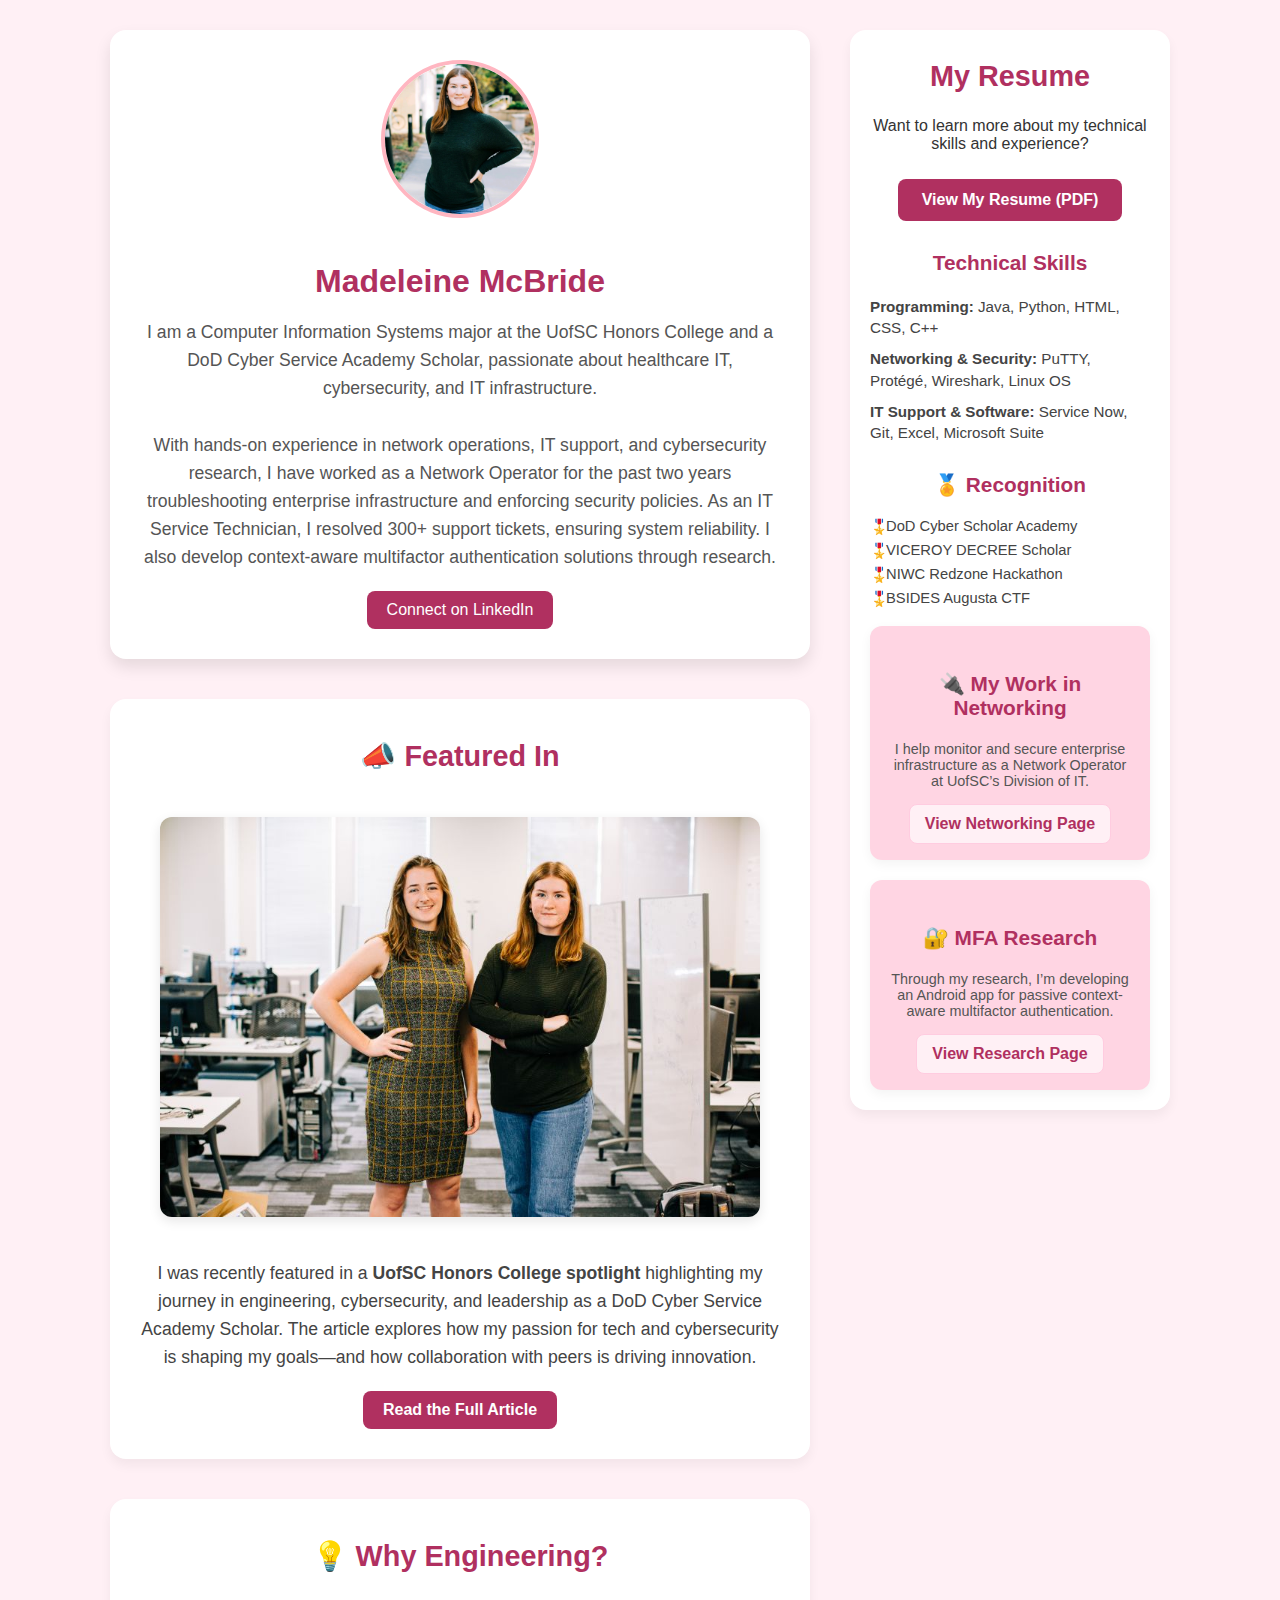
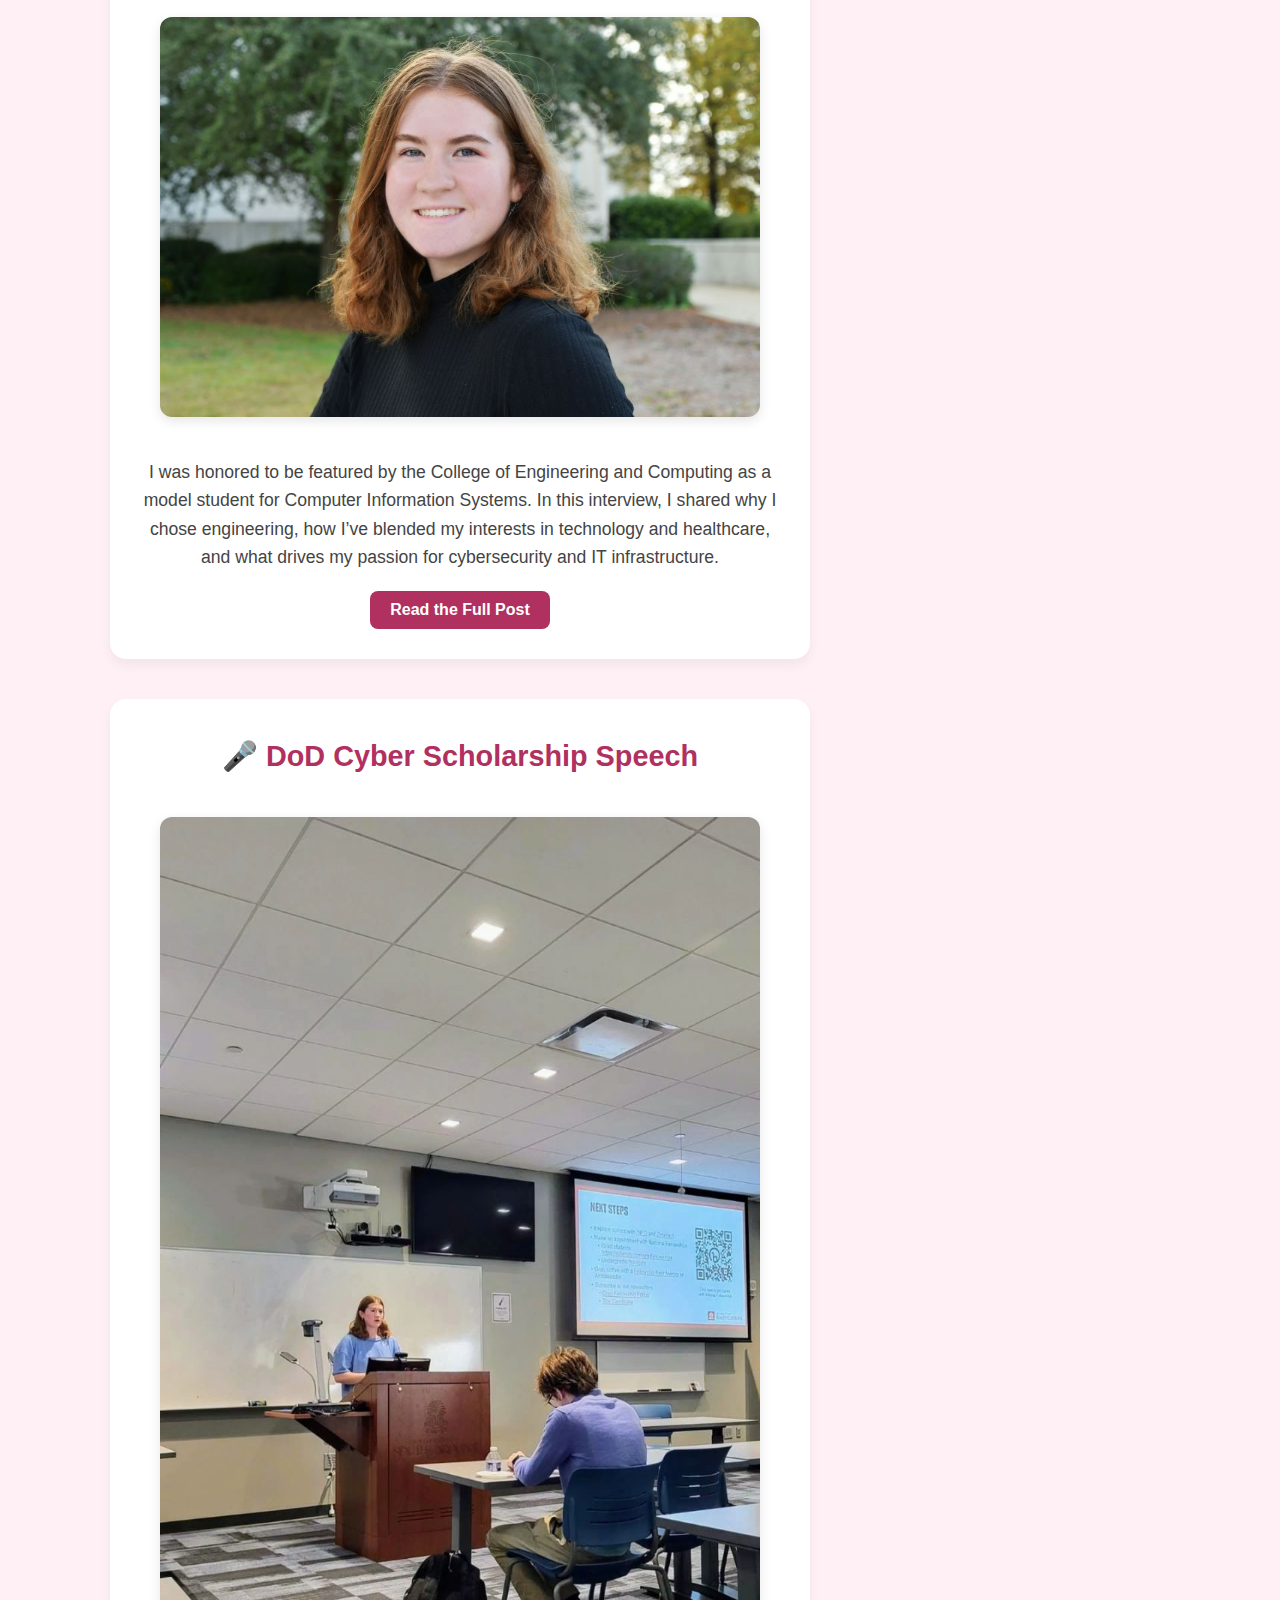
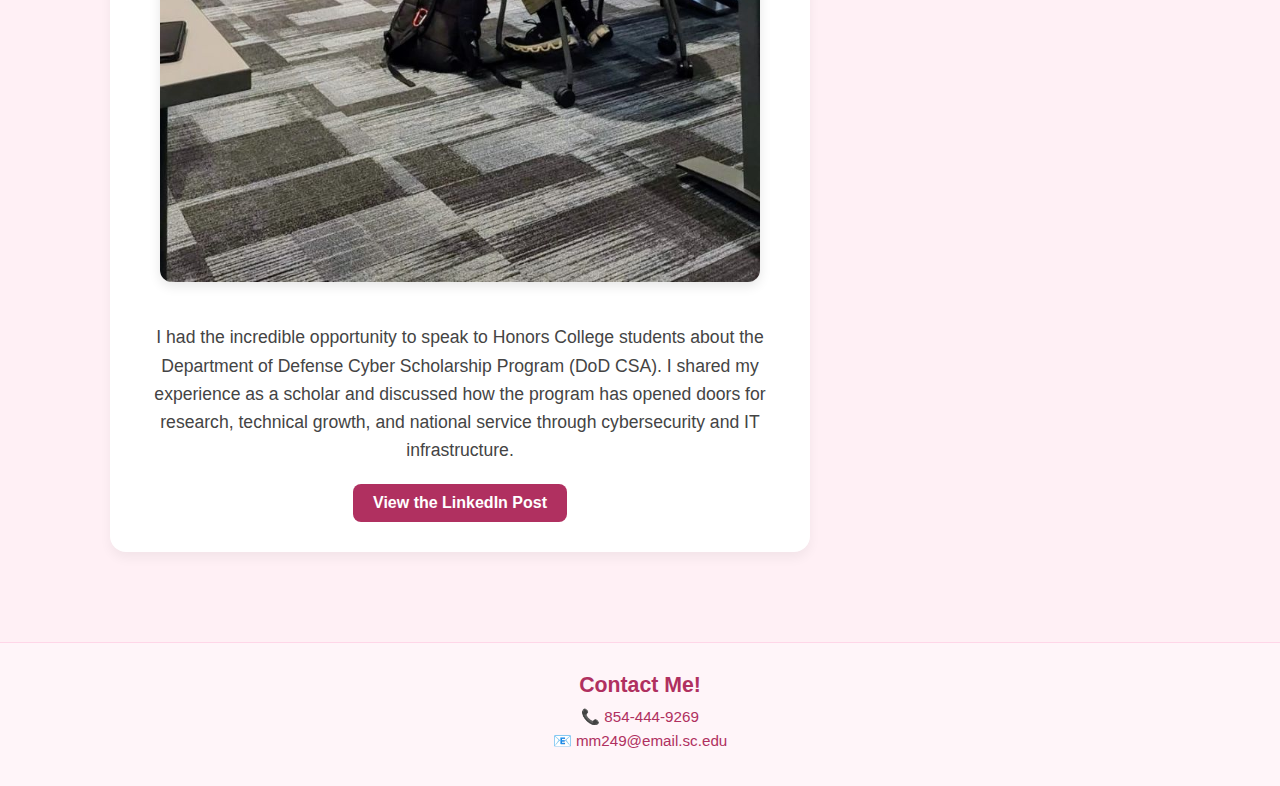
<file: index.html>
<!DOCTYPE html>
<html lang="en">
<head>
  <meta charset="UTF-8" />
  <meta name="viewport" content="width=device-width, initial-scale=1.0"/>
  <title>Madeleine McBride</title>
  <link rel="stylesheet" href="styles.css" />

  <!-- Plausible Analytics-->
  <script defer data-domain="mcmad1325.github.io" src="https://plausible.io/js/script.js"></script>
</head>
<body>
  <div class="main-layout">
    
    <!-- Main Content -->
    <div class="main-content">
      <div class="profile-card">
        <img src="profilepic.jpg" alt="Profile Picture" class="profile-pic" />
        <h1>Madeleine McBride</h1>
        <p class="summary">
          I am a Computer Information Systems major at the UofSC Honors College and a DoD Cyber Service Academy Scholar, passionate about healthcare IT, cybersecurity, and IT infrastructure.
          <br><br>
          With hands-on experience in network operations, IT support, and cybersecurity research, I have worked as a Network Operator for the past two years troubleshooting enterprise infrastructure and enforcing security policies. As an IT Service Technician, I resolved 300+ support tickets, ensuring system reliability. I also develop context-aware multifactor authentication solutions through research.
        </p>
        <a href="https://www.linkedin.com/in/madeleine-mcbride/" target="_blank" class="linkedin-btn">Connect on LinkedIn</a>
      </div>

      <!-- Feature 1 -->
      <div class="featured-section">
        <div class="featured-card">
          <h2 class="section-title">📣 Featured In</h2>
          <img src="me_and_emma_pic.jpg" alt="Madeleine and Emma featured" class="featured-img" />
          <p class="featured-text">
            I was recently featured in a <strong>UofSC Honors College spotlight</strong> highlighting my journey in engineering, cybersecurity, and leadership as a DoD Cyber Service Academy Scholar. The article explores how my passion for tech and cybersecurity is shaping my goals—and how collaboration with peers is driving innovation.
          </p>
          <a href="https://www.linkedin.com/posts/uofsc-south-carolina-honors-college_while-their-paths-to-the-molinaroli-college-ugcPost-7264364624458702851-RMQM" target="_blank" class="read-article-btn">Read the Full Article</a>
        </div>
      </div>

      <!-- Feature 2 -->
      <div class="featured-section">
        <div class="featured-card">
          <h2 class="section-title">💡 Why Engineering?</h2>
          <img src="cis_linkedin.jpg" alt="Why Engineering CIS Interview" class="featured-img" />
          <p class="featured-text">
            I was honored to be featured by the College of Engineering and Computing as a model student for Computer Information Systems. In this interview, I shared why I chose engineering, how I’ve blended my interests in technology and healthcare, and what drives my passion for cybersecurity and IT infrastructure.
          </p>
          <a href="https://www.linkedin.com/posts/uofsc-cec_why-engineering-madeleine-mcbride-27-computer-activity-7138621619245109248-5Rj5" target="_blank" class="read-article-btn">Read the Full Post</a>
        </div>
      </div>

      <!-- Feature 3 -->
      <div class="featured-section">
        <div class="featured-card">
          <h2 class="section-title">🎤 DoD Cyber Scholarship Speech</h2>
          <img src="me_giving_speech.jpg" alt="Madeleine McBride giving speech on DoD CSA" class="featured-img" />
          <p class="featured-text">
            I had the incredible opportunity to speak to Honors College students about the Department of Defense Cyber Scholarship Program (DoD CSA). I shared my experience as a scholar and discussed how the program has opened doors for research, technical growth, and national service through cybersecurity and IT infrastructure.
          </p>
          <a href="https://www.linkedin.com/posts/madeleine-mcbride_excited-to-have-had-the-opportunity-to-speak-activity-7308499272142934019-nkaF" target="_blank" class="read-article-btn">View the LinkedIn Post</a>
        </div>
      </div>
    </div>

    <!-- Sidebar with Resume & Skills -->
    <div class="sidebar">
      <h2 class="section-title">My Resume</h2>
      <p>Want to learn more about my technical skills and experience?</p>
      <a href="Madeleine_McBride_Resume.pdf" target="_blank" class="resume-btn">View My Resume (PDF)</a>

      <h3 class="skills-title">Technical Skills</h3>
      <ul class="skills-list">
        <li><strong>Programming:</strong> Java, Python, HTML, CSS, C++</li>
        <li><strong>Networking & Security:</strong> PuTTY, Protégé, Wireshark, Linux OS</li>
        <li><strong>IT Support & Software:</strong> Service Now, Git, Excel, Microsoft Suite</li>
      </ul>
      <h3 class="skills-title">🏅 Recognition</h3>
      <ul class="sidebar-honors">
        <li>DoD Cyber Scholar Academy</li>
        <li>VICEROY DECREE Scholar</li>
        <li>NIWC Redzone Hackathon</li>
        <li>BSIDES Augusta CTF</li>
      </ul>

      <!-- Explore More Section (in sidebar) -->
      <div class="sidebar-card">
        <h3 class="skills-title">🔌 My Work in Networking</h3>
        <p>I help monitor and secure enterprise infrastructure as a Network Operator at UofSC’s Division of IT.</p>
        <a href="networking/" class="sidebar-btn">View Networking Page</a>
      </div>

      <div class="sidebar-card">
        <h3 class="skills-title">🔐 MFA Research</h3>
        <p>Through my research, I’m developing an Android app for passive context-aware multifactor authentication.</p>
        <a href="research/" class="sidebar-btn">View Research Page</a>
      </div>
    </div>
  </div>
  <!-- Footer Contact Info -->
  <footer class="footer">
    <h2 class="footer-title">Contact Me!</h2>
    <p>📞 854-444-9269</p>
    <p>📧 <a href="mailto:mm249@email.sc.edu">mm249@email.sc.edu</a></p>
  </footer>
</body>
</html>
</file>
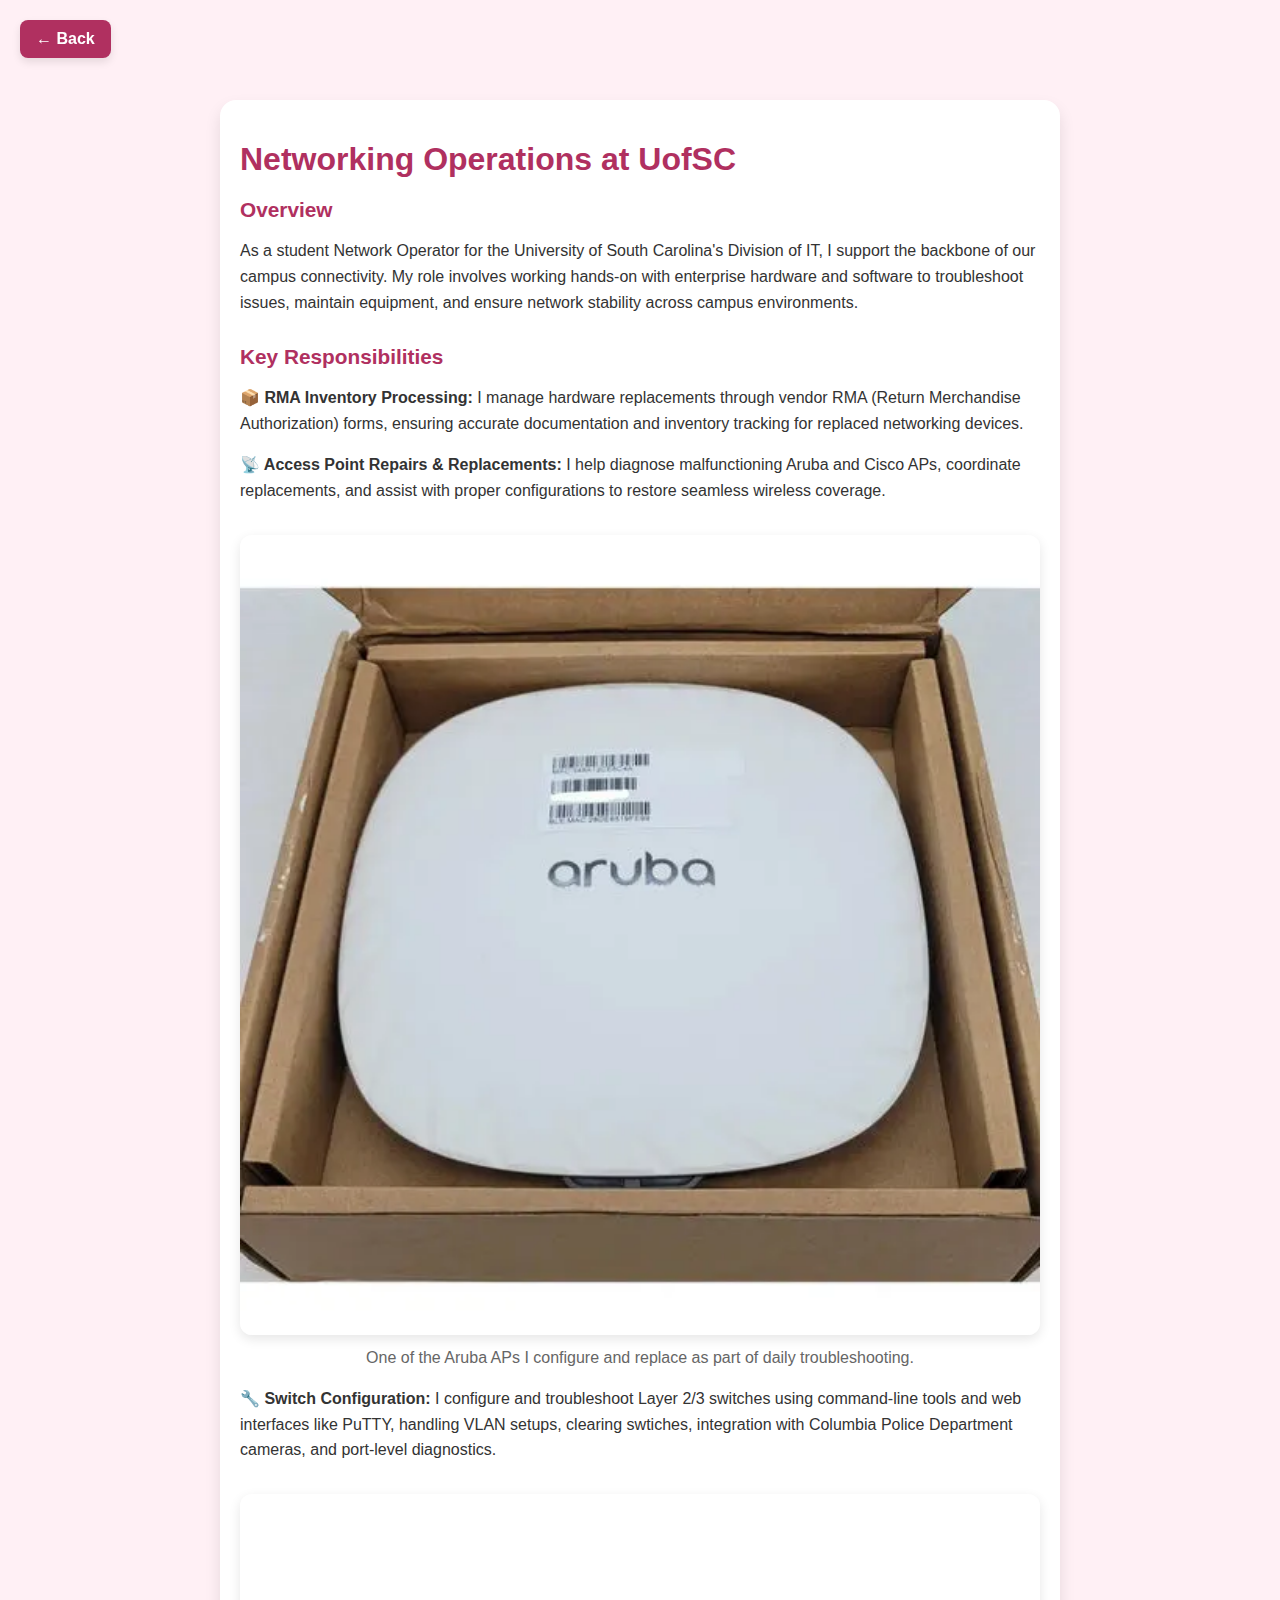
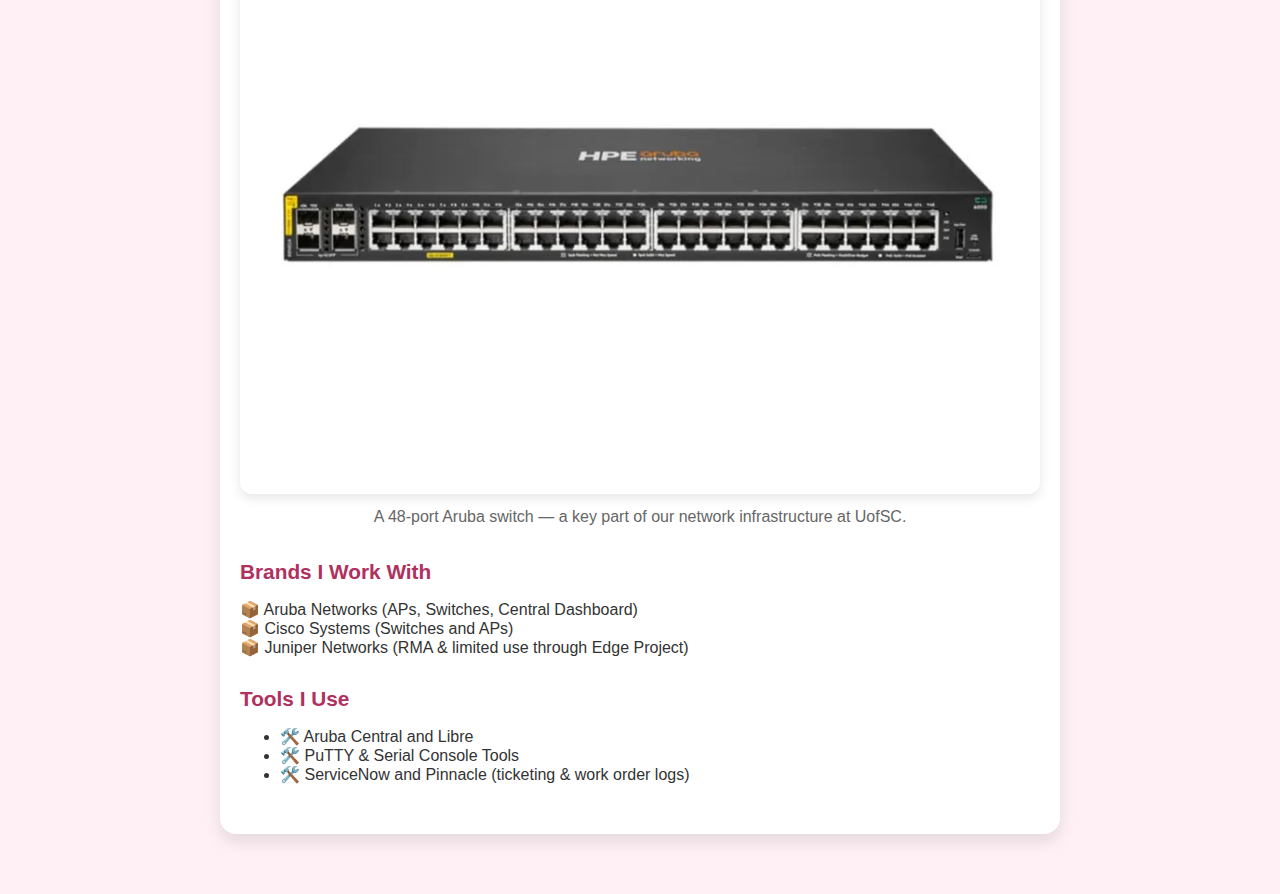
<file: networking/index.html>
<!DOCTYPE html>
<html lang="en">
<head>
  <meta charset="UTF-8" />
  <meta name="viewport" content="width=device-width, initial-scale=1.0" />
  <title>Networking Operations</title>
  <link rel="stylesheet" href="../styles.css" />
  <style>
    body {
      font-family: 'Segoe UI', sans-serif;
      background: #fff0f5;
      margin: 0;
      padding: 0;
      color: #333;
    }

    .back-btn {
      position: fixed;
      top: 20px;
      left: 20px;
      background: #b03060;
      color: white;
      padding: 10px 16px;
      border-radius: 8px;
      text-decoration: none;
      font-weight: bold;
      box-shadow: 0 4px 8px rgba(0, 0, 0, 0.1);
      z-index: 1000;
    }

    .back-btn:hover {
      background: #902c4c;
    }

    .content {
      max-width: 800px;
      margin: 100px auto 60px;
      padding: 20px;
      background: #ffffff;
      border-radius: 16px;
      box-shadow: 0 8px 16px rgba(0,0,0,0.1);
    }

    h1 {
      color: #b03060;
      font-size: 2em;
      margin-bottom: 20px;
    }

    .section {
      margin-bottom: 30px;
    }

    .section h2 {
      color: #b03060;
      font-size: 1.3em;
      margin-bottom: 10px;
    }

    .section p {
      font-size: 1em;
      line-height: 1.6;
    }

    ul.brand-list {
      list-style: none;
      padding-left: 0;
    }

    ul.brand-list li::before {
      content: "📦 ";
    }

    ul.tool-list li::before {
      content: "🛠️ ";
    }

    .image-section img {
    width: 100%;
    border-radius: 12px;
    box-shadow: 0 4px 12px rgba(0, 0, 0, 0.1);
    margin-top: 15px;
    }

    .caption {
    font-size: 0.9em;
    color: #666;
    text-align: center;
    margin-top: 6px;
    }

  </style>
</head>
<body>
  <a href="../index.html" class="back-btn">← Back</a>
  <div class="content">
    <h1>Networking Operations at UofSC</h1>

    <div class="section">
      <h2>Overview</h2>
      <p>As a student Network Operator for the University of South Carolina's Division of IT, I support the backbone of our campus connectivity. My role involves working hands-on with enterprise hardware and software to troubleshoot issues, maintain equipment, and ensure network stability across campus environments.</p>
    </div>

    <div class="section">
      <h2>Key Responsibilities</h2>
      <p><strong>📦 RMA Inventory Processing:</strong> I manage hardware replacements through vendor RMA (Return Merchandise Authorization) forms, ensuring accurate documentation and inventory tracking for replaced networking devices.</p>
      <p><strong>📡 Access Point Repairs & Replacements:</strong> I help diagnose malfunctioning Aruba and Cisco APs, coordinate replacements, and assist with proper configurations to restore seamless wireless coverage.</p>
      <div class="image-section">
        <img src="aruba_ap.webp" alt="Aruba Access Point in packaging" />
        <p class="caption">One of the Aruba APs I configure and replace as part of daily troubleshooting.</p>
      </div>      
      <p><strong>🔧 Switch Configuration:</strong> I configure and troubleshoot Layer 2/3 switches using command-line tools and web interfaces like PuTTY, handling VLAN setups, clearing swtiches, integration with Columbia Police Department cameras, and port-level diagnostics.</p>
      <div class="image-section">
        <img src="aruba_switch.webp" alt="Aruba 48-port network switch" />
        <p class="caption">A 48-port Aruba switch — a key part of our network infrastructure at UofSC.</p>
      </div>      
    </div>

    <div class="section">
      <h2>Brands I Work With</h2>
      <ul class="brand-list">
        <li>Aruba Networks (APs, Switches, Central Dashboard)</li>
        <li>Cisco Systems (Switches and APs)</li>
        <li>Juniper Networks (RMA & limited use through Edge Project)</li>
      </ul>
    </div>

    <div class="section">
      <h2>Tools I Use</h2>
      <ul class="tool-list">
        <li>Aruba Central and Libre</li>
        <li>PuTTY & Serial Console Tools</li>
        <li>ServiceNow and Pinnacle (ticketing & work order logs)</li>
      </ul>
    </div>
  </div>
</body>
</html>
</file>
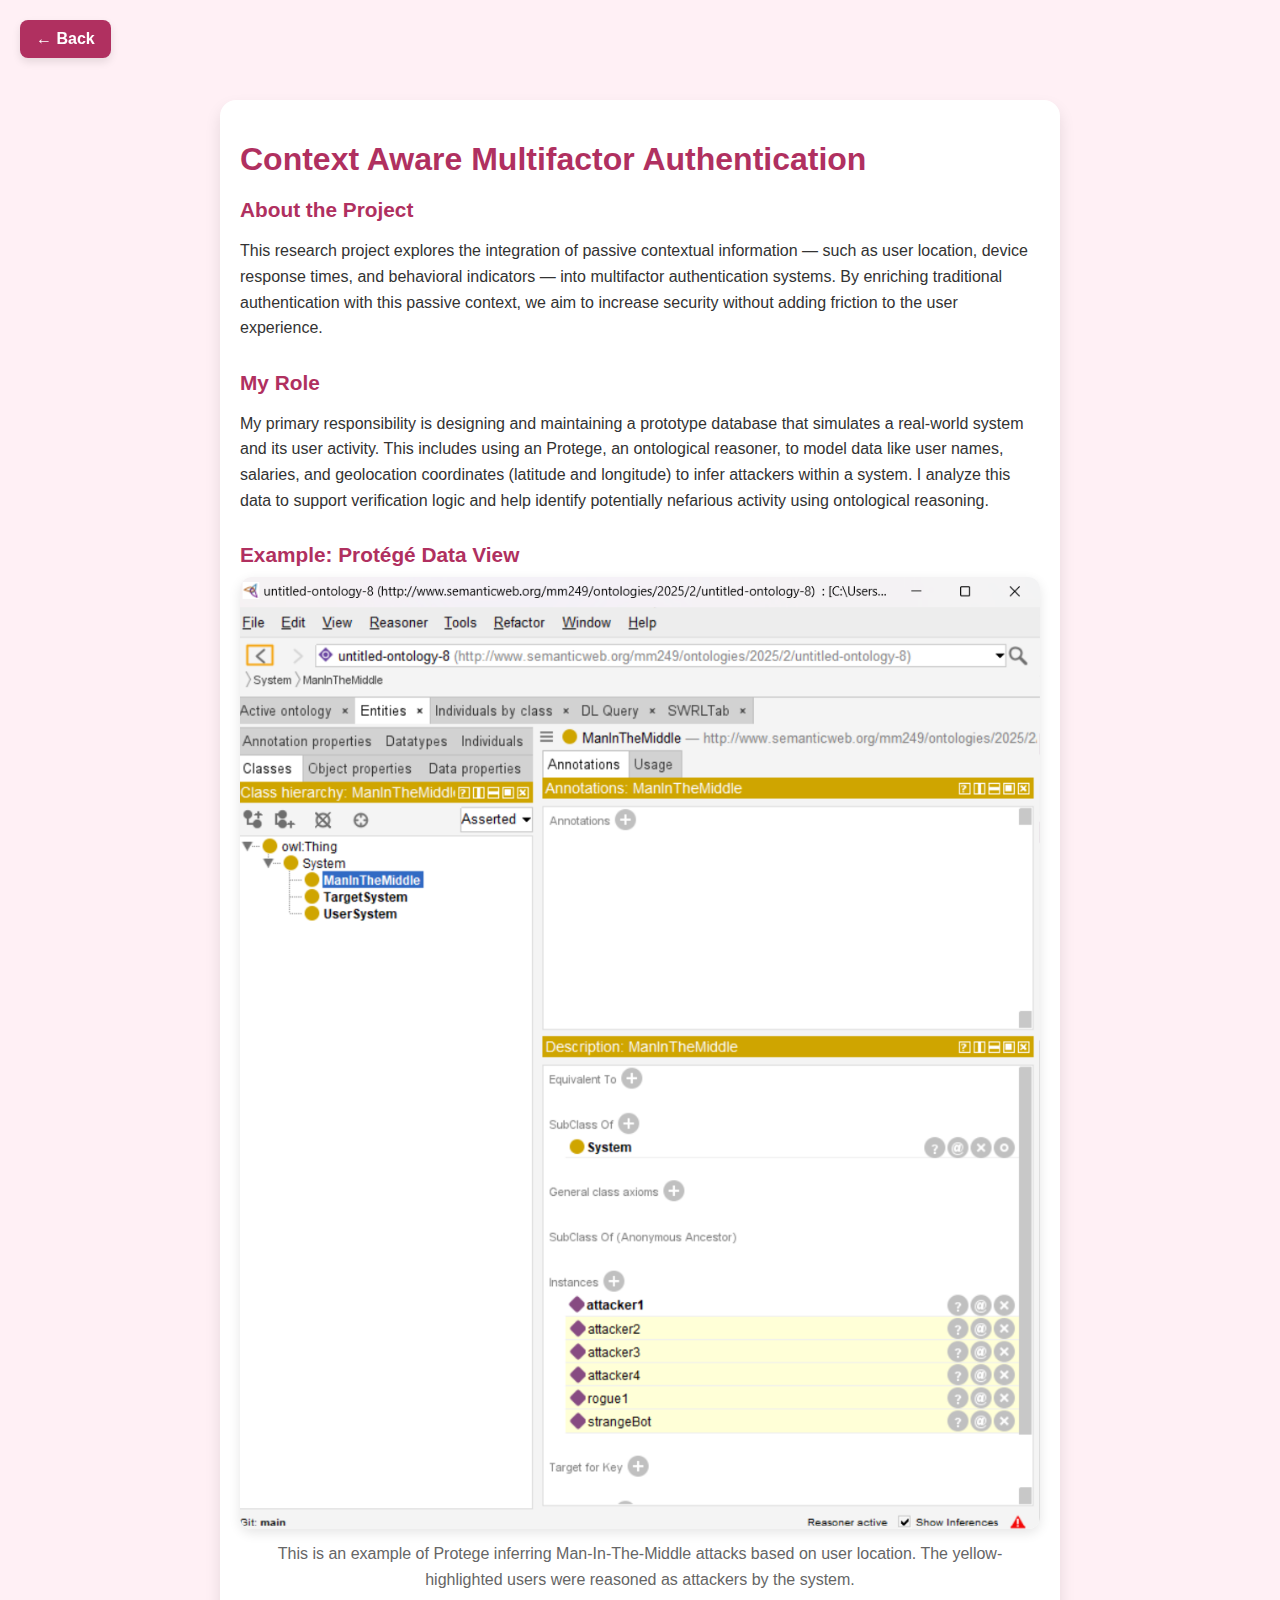
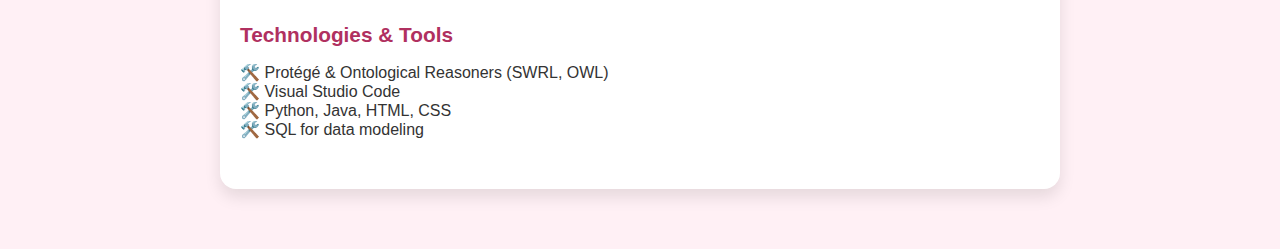
<file: research/index.html>
<!DOCTYPE html>
<html lang="en">
<head>
  <meta charset="UTF-8" />
  <meta name="viewport" content="width=device-width, initial-scale=1.0" />
  <title>Context Aware Multifactor Authentication</title>
  <link rel="stylesheet" href="../styles.css" />
  <script defer data-domain="mcmad1325.github.io" src="https://plausible.io/js/script.js"></script>
  <style>
    body {
      font-family: 'Segoe UI', sans-serif;
      background: #fff0f5;
      margin: 0;
      padding: 0;
      color: #333;
    }

    .back-btn {
      position: fixed;
      top: 20px;
      left: 20px;
      background: #b03060;
      color: white;
      padding: 10px 16px;
      border-radius: 8px;
      text-decoration: none;
      font-weight: bold;
      box-shadow: 0 4px 8px rgba(0, 0, 0, 0.1);
      z-index: 1000;
    }

    .back-btn:hover {
      background: #902c4c;
    }

    .content {
      max-width: 800px;
      margin: 100px auto 60px;
      padding: 20px;
      background: #ffffff;
      border-radius: 16px;
      box-shadow: 0 8px 16px rgba(0,0,0,0.1);
    }

    .content h1 {
      color: #b03060;
      font-size: 2em;
      margin-bottom: 20px;
    }

    .section {
      margin-bottom: 30px;
    }

    .section h2 {
      color: #b03060;
      font-size: 1.3em;
      margin-bottom: 10px;
    }

    .section p {
      font-size: 1em;
      line-height: 1.6;
    }

    .tech-list {
      list-style: none;
      padding-left: 0;
    }

    .tech-list li::before {
      content: "🛠️ ";
    }

    .image-section img {
      width: 100%;
      border-radius: 12px;
      box-shadow: 0 4px 12px rgba(0, 0, 0, 0.1);
    }

    .caption {
      font-size: 0.9em;
      color: #666;
      text-align: center;
      margin-top: 8px;
    }
  </style>
</head>
<body>
  <a href="../index.html" class="back-btn">← Back</a>
  <div class="content">
    <h1>Context Aware Multifactor Authentication</h1>

    <div class="section">
      <h2>About the Project</h2>
      <p>This research project explores the integration of passive contextual information — such as user location, device response times, and behavioral indicators — into multifactor authentication systems. By enriching traditional authentication with this passive context, we aim to increase security without adding friction to the user experience.</p>
    </div>

    <div class="section">
      <h2>My Role</h2>
      <p>My primary responsibility is designing and maintaining a prototype database that simulates a real-world system and its user activity. This includes using an Protege, an ontological reasoner, to model data like user names, salaries, and geolocation coordinates (latitude and longitude) to infer attackers within a system. I analyze this data to support verification logic and help identify potentially nefarious activity using ontological reasoning.</p>
    </div>

    <div class="section image-section">
      <h2>Example: Protégé Data View</h2>
      <img src="protege.png" alt="Protégé screenshot showing user ontology" />
      <p class="caption">This is an example of Protege inferring Man-In-The-Middle attacks based on user location. The yellow-highlighted users were reasoned as attackers by the system.</p>
    </div>

    <div class="section">
      <h2>Technologies & Tools</h2>
      <ul class="tech-list">
        <li>Protégé & Ontological Reasoners (SWRL, OWL)</li>
        <li>Visual Studio Code</li>
        <li>Python, Java, HTML, CSS</li>
        <li>SQL for data modeling</li>
      </ul>
    </div>
  </div>
</body>
</html>
</file>
<file: styles.css>
/* Base styles */
body {
  margin: 0;
  font-family: 'Segoe UI', sans-serif;
  background: #fff0f5;
  color: #333;
}

/* Layout */
.main-layout {
  display: flex;
  flex-direction: row;
  padding: 30px;
  gap: 40px;
  justify-content: center;
  align-items: flex-start;
  flex-wrap: wrap;
}

.main-content {
  flex: 1 1 600px;
  max-width: 700px;
}

/* Profile Card */
.profile-card {
  background: #ffffff;
  border-radius: 16px;
  padding: 30px;
  box-shadow: 0 8px 16px rgba(0,0,0,0.1);
  text-align: center;
  margin-bottom: 30px;
}

.profile-pic {
  width: 150px;
  height: 150px;
  border-radius: 50%;
  object-fit: cover;
  border: 4px solid #ffb6c1;
  margin-bottom: 20px;
}

h1 {
  color: #b03060;
  margin-bottom: 10px;
}

.summary {
  font-size: 1.1em;
  line-height: 1.6;
  color: #555;
  margin-bottom: 20px;
}

/* LinkedIn Button */
.linkedin-btn {
  display: inline-block;
  padding: 10px 20px;
  background: #b03060;
  color: white;
  text-decoration: none;
  border-radius: 8px;
  transition: background 0.3s ease;
}

.linkedin-btn:hover {
  background: #902c4c;
}

/* Sidebar */
.sidebar {
  width: 280px;
  background: #fff;
  padding: 20px;
  border-radius: 16px;
  box-shadow: 0 6px 12px rgba(0, 0, 0, 0.05);
  text-align: center;
}

.section-title {
  color: #b03060;
  margin-top: 10px;
  font-size: 1.8em;
  text-align: center;
}

/* Resume Button */
.resume-btn {
  display: inline-block;
  padding: 12px 24px;
  background-color: #b03060;
  color: #fff;
  text-decoration: none;
  font-weight: bold;
  border-radius: 8px;
  margin-top: 10px;
  transition: background-color 0.3s ease;
}

.resume-btn:hover {
  background-color: #902c4c;
}

/* Featured Section */
.featured-section {
  background: #fff;
  padding: 30px;
  margin-top: 40px;
  border-radius: 16px;
  box-shadow: 0 6px 12px rgba(0, 0, 0, 0.05);
  text-align: center;
}

.featured-img {
  width: 100%;
  max-width: 600px;
  border-radius: 12px;
  margin-top: 20px;
  margin-bottom: 20px;
  box-shadow: 0 4px 12px rgba(0,0,0,0.1);
}

.featured-text {
  font-size: 1.1em;
  line-height: 1.6;
  color: #444;
  margin-bottom: 20px;
}

.read-article-btn {
  display: inline-block;
  padding: 10px 20px;
  background-color: #b03060;
  color: white;
  text-decoration: none;
  font-weight: bold;
  border-radius: 8px;
  transition: background-color 0.3s ease;
}

.read-article-btn:hover {
  background-color: #902c4c;
}

.skills-title {
  margin-top: 30px;
  font-size: 1.3em;
  color: #b03060;
  text-align: center;
}

.skills-list {
  list-style: none;
  padding: 0;
  margin-top: 15px;
  text-align: left;
  color: #444;
  font-size: 0.95em;
}

.skills-list li {
  margin-bottom: 10px;
  line-height: 1.4;
}
.sidebar-honors {
  list-style: none;
  padding: 0;
  margin-top: 10px;
  font-size: 0.92em;
  color: #444;
  text-align: left;
}

.sidebar-honors li {
  margin-bottom: 8px;
  padding-left: 16px;
  position: relative;
}

.sidebar-honors li::before {
  content: "🎖️";
  position: absolute;
  left: 0;
  top: 0;
}

.footer {
  background-color: #fff5f9;
  color: #b03060;
  text-align: center;
  padding: 20px;
  font-size: 0.95em;
  margin-top: 60px;
  border-top: 1px solid #ffd6e8;
}

.footer a {
  color: #b03060;
  text-decoration: none;
  font-weight: 500;
}

.footer a:hover {
  text-decoration: underline;
}

.footer {
  background-color: #fff5f9;
  color: #b03060;
  text-align: center;
  padding: 30px 20px;
  font-size: 0.95em;
  margin-top: 60px;
  border-top: 1px solid #ffd6e8;
}

.footer-title {
  margin: 0;
  font-size: 1.4em;
  font-weight: bold;
  color: #b03060;
  margin-bottom: 10px;
}

.footer p {
  margin: 6px 0;
}

.footer a {
  color: #b03060;
  text-decoration: none;
  font-weight: 500;
}

.footer a:hover {
  text-decoration: underline;
}

.sidebar-card {
  background: #ffd5e3;
  border-radius: 12px;
  box-shadow: 0 4px 12px rgba(0,0,0,0.05);
  padding: 16px;
  margin-top: 20px;
  text-align: center;
}

.sidebar-card p {
  font-size: 0.9em;
  color: #555;
  margin: 10px 0 15px;
}

.sidebar-btn {
  display: inline-block;
  background-color: #fff0f5;
  color: #b03060;
  font-weight: bold;
  text-align: center;
  text-decoration: none;
  padding: 10px 15px;
  border-radius: 8px;
  border: 1px solid #ffcce0;
  transition: background-color 0.3s ease, color 0.3s ease;
}

.sidebar-btn:hover {
  background-color: #b03060;
  color: white;
}
</file>
